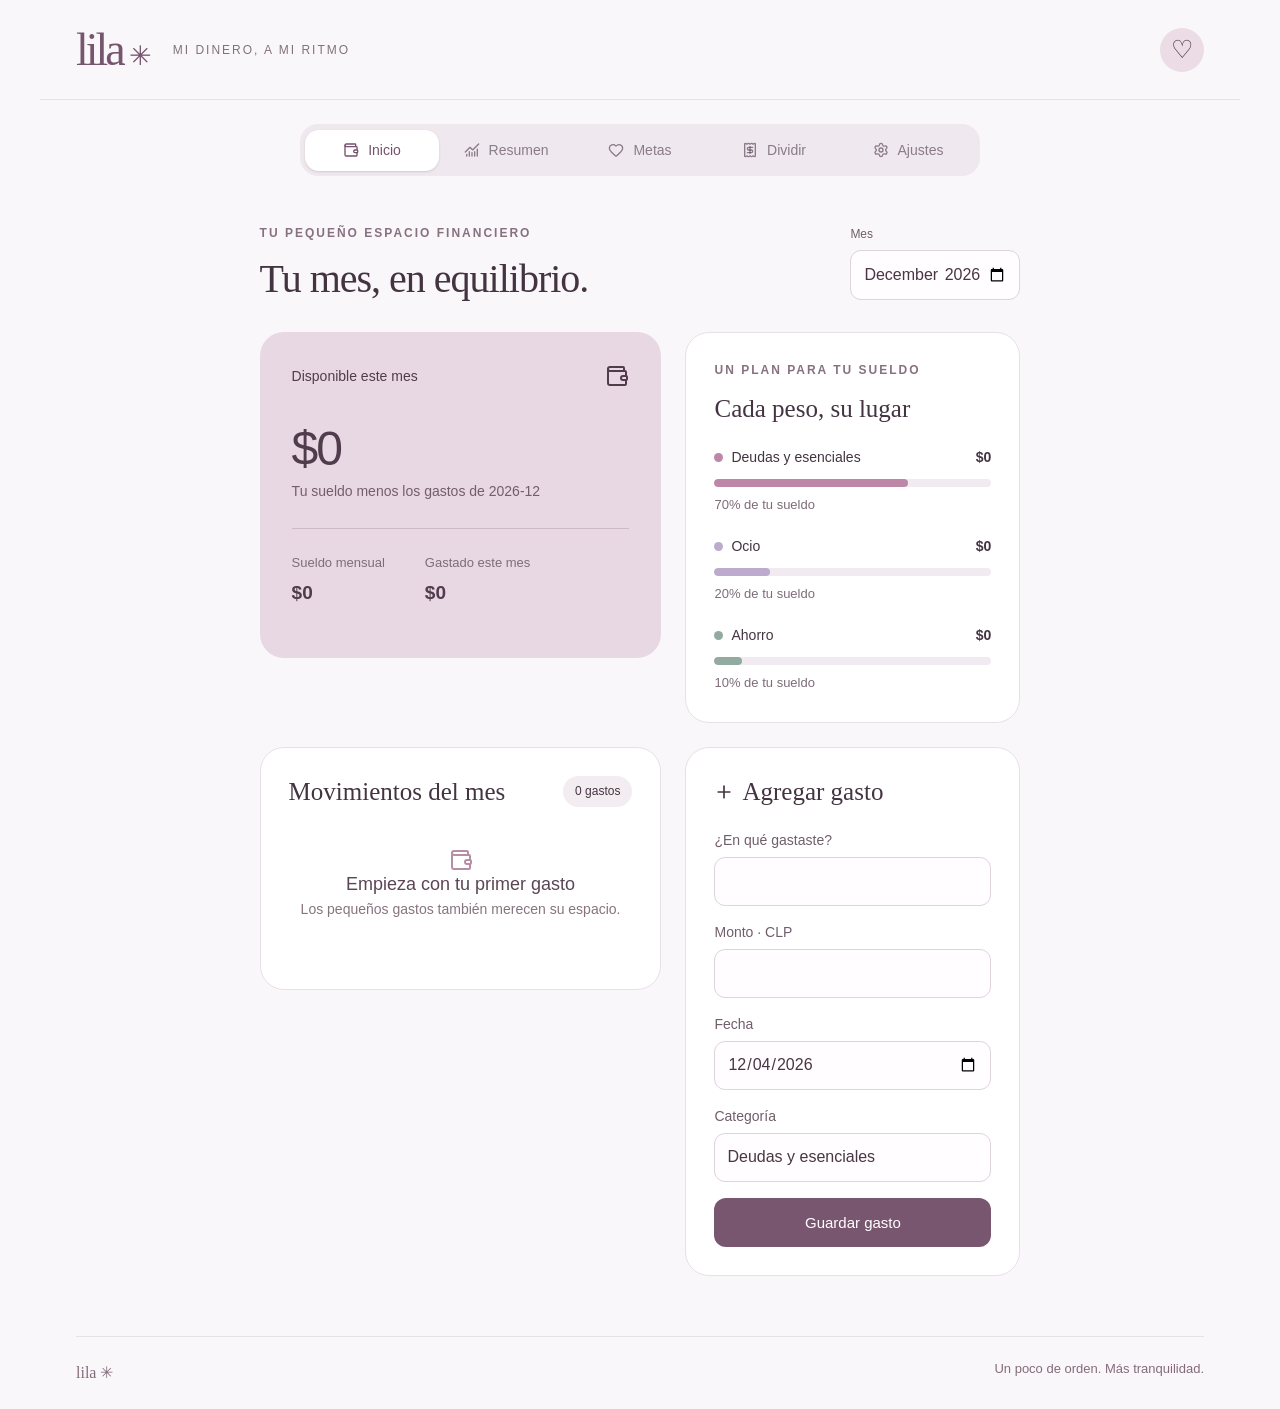
<file: ARCHIVOS-PARA-GITHUB/index.html>
<!doctype html>
<html lang="es">
<head>
<meta charset="UTF-8"/>
<meta name="viewport" content="width=device-width, initial-scale=1, viewport-fit=cover"/>
<meta name="theme-color" content="#79556f"/>
<meta name="description" content="Tus gastos, metas y cuentas compartidas en un solo lugar."/>
<meta name="apple-mobile-web-app-capable" content="yes"/>
<meta name="apple-mobile-web-app-title" content="Lila"/>
<meta name="apple-mobile-web-app-status-bar-style" content="default"/>
<link rel="icon" href="./favicon.svg"/>
<link rel="apple-touch-icon" href="./icon-180.png"/>
<link rel="manifest" href="./manifest.webmanifest"/>
<title>Lila · Mi bolsillo</title>
  <script type="module" crossorigin src="./assets/index-HLUJN9LN.js"></script>
  <link rel="stylesheet" crossorigin href="./assets/index-UxUZwfRy.css">
</head>
<body><div id="root"></div></body>
</html>
</file>
